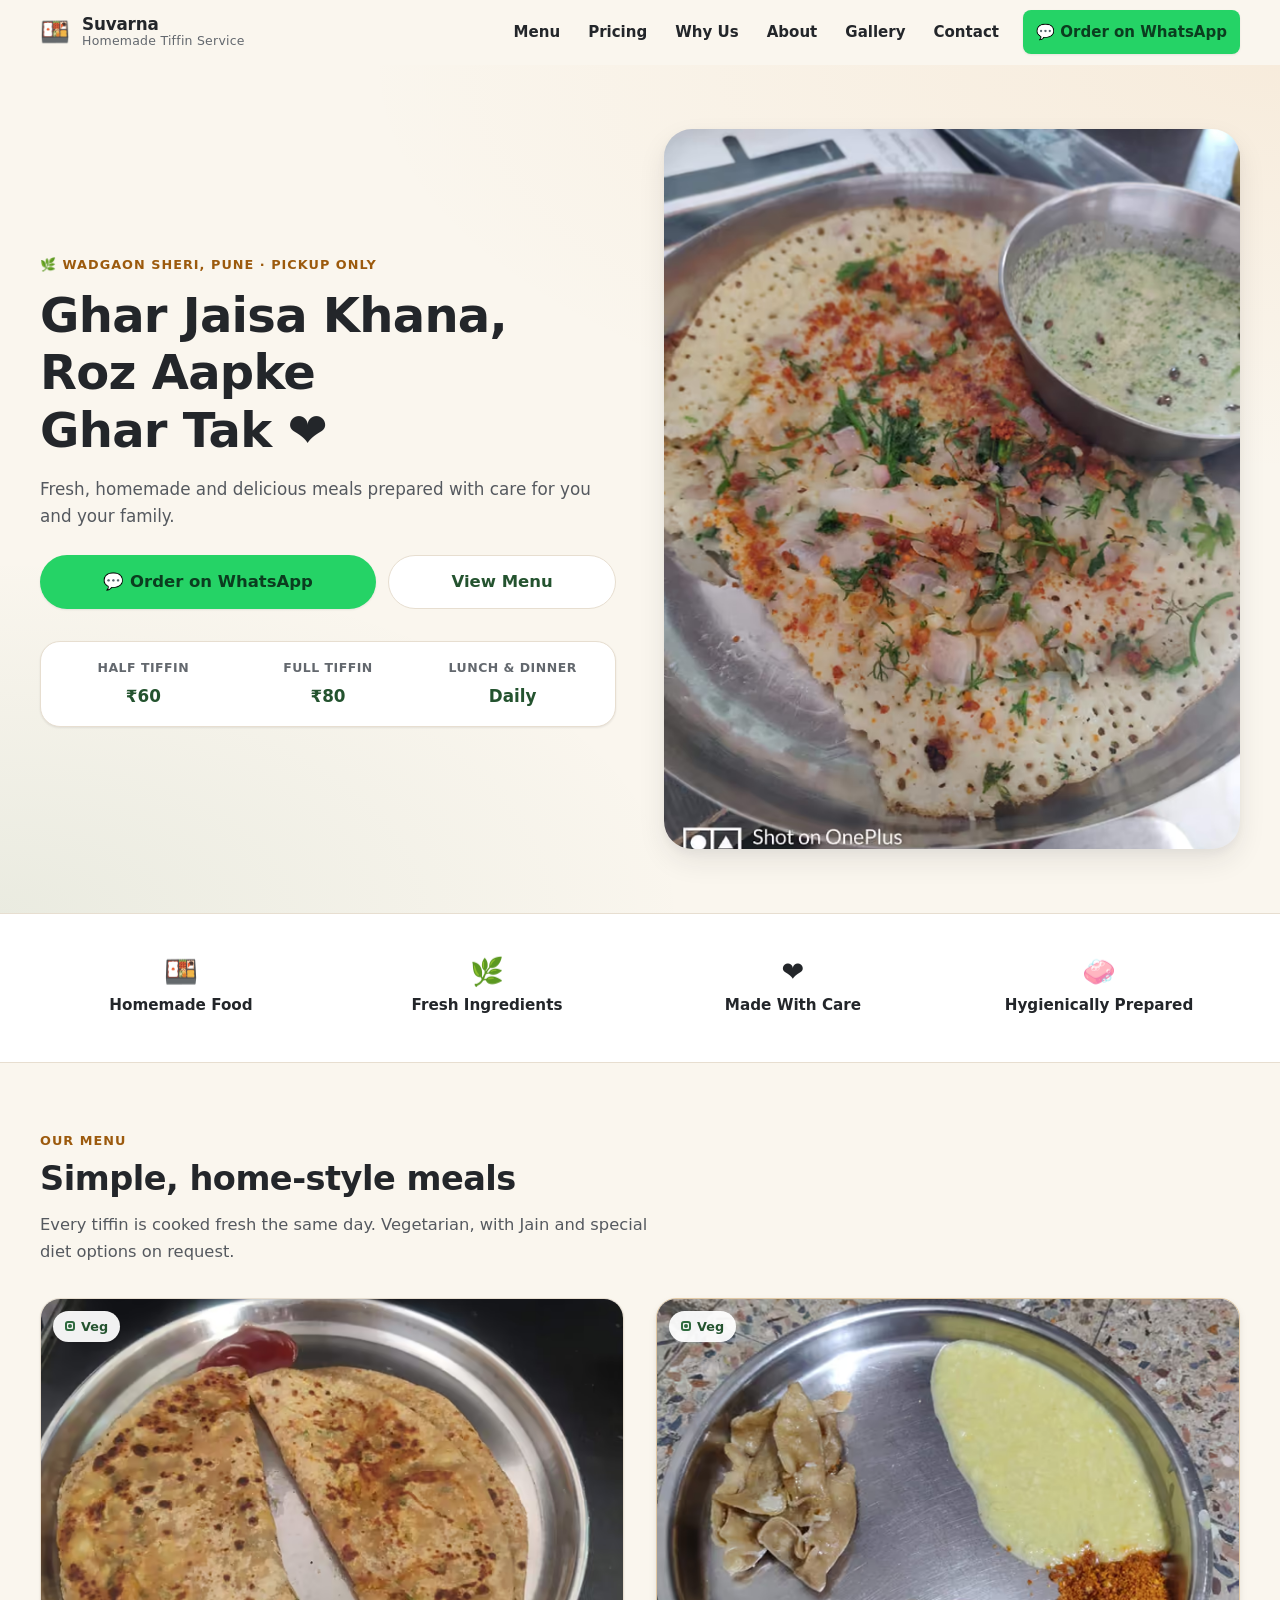
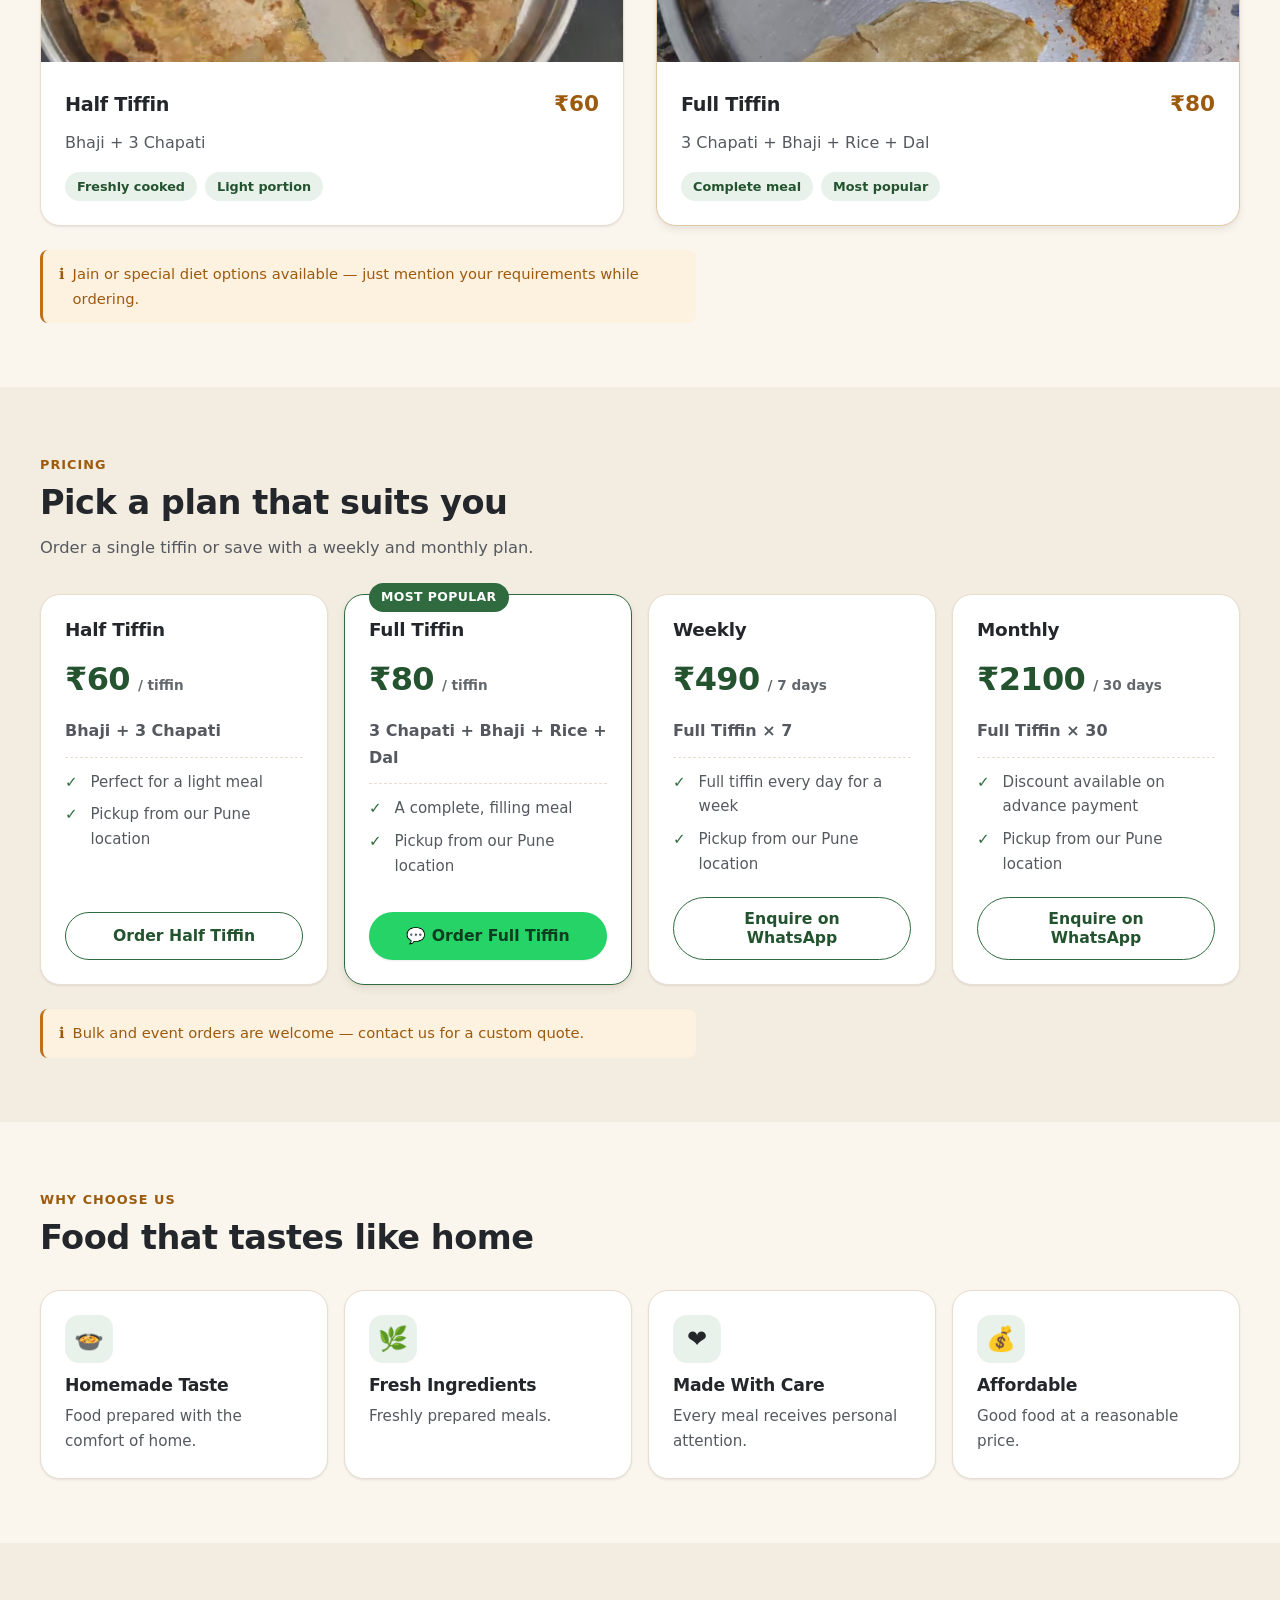
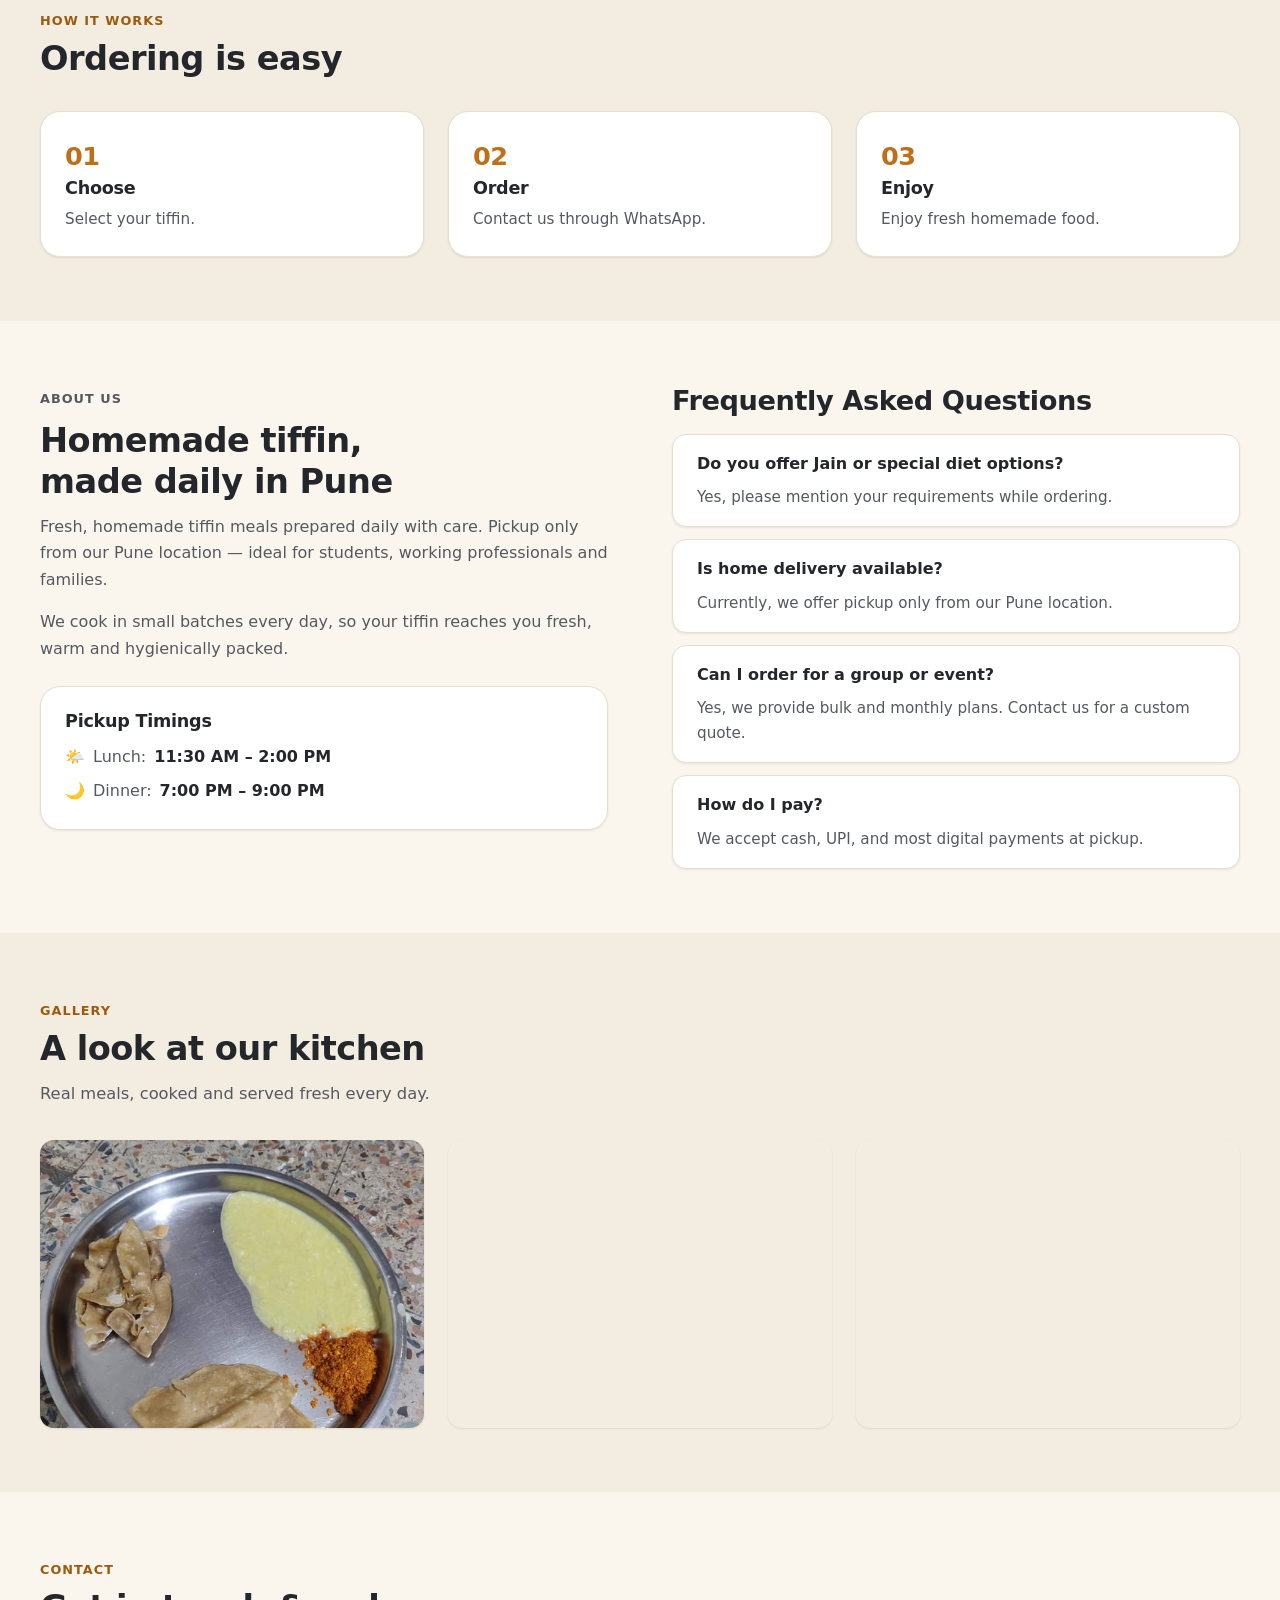
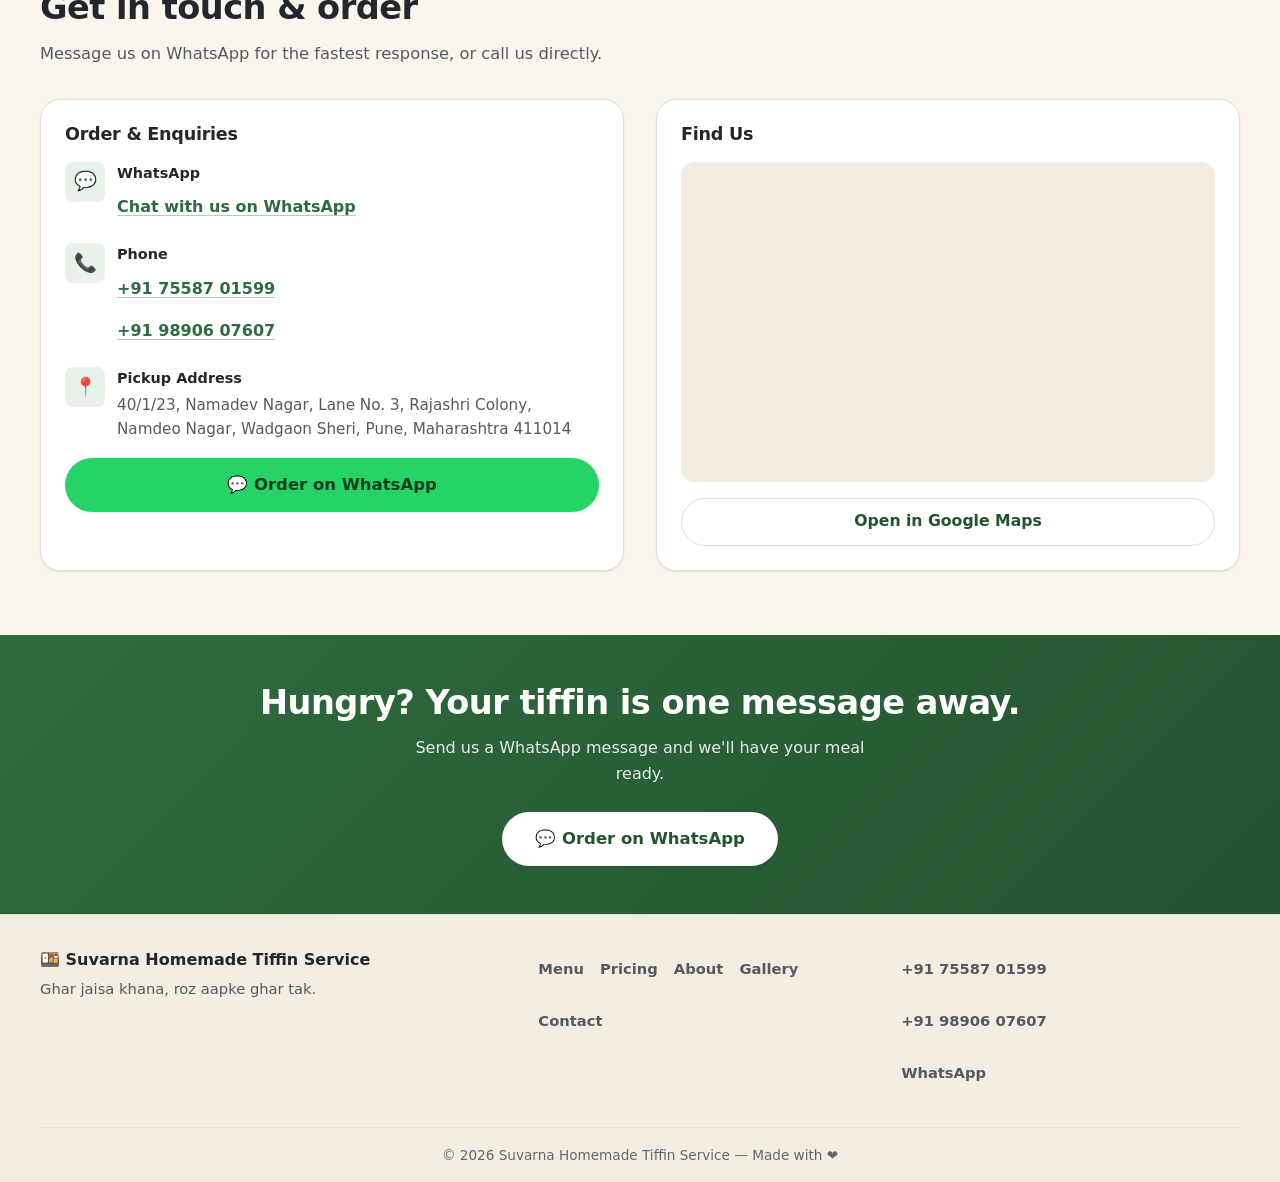
<file: index.html>
<!DOCTYPE html>
<html lang="en">
  <head>
    <meta charset="UTF-8" />
    <meta name="viewport" content="width=device-width, initial-scale=1, viewport-fit=cover" />
    <title>Suvarna Homemade Tiffin Service | Ghar Jaisa Khana in Pune</title>
    <meta
      name="description"
      content="Fresh homemade tiffin in Wadgaon Sheri, Pune. Half Tiffin ₹60 (bhaji + 3 chapati) and Full Tiffin ₹80 (3 chapati + bhaji + rice + dal). Pickup only. Order on WhatsApp."
    />
    <meta name="theme-color" content="#faf6ee" />
    <link rel="canonical" href="https://pratikh.github.io/suvarna-homemade-tiffin-service/" />

    <!-- Open Graph / social sharing -->
    <meta property="og:type" content="website" />
    <meta property="og:site_name" content="Suvarna Homemade Tiffin Service" />
    <meta property="og:title" content="Suvarna Homemade Tiffin Service | Ghar Jaisa Khana" />
    <meta
      property="og:description"
      content="Fresh homemade vegetarian tiffin in Pune. Half ₹60 · Full ₹80. Pickup only. Order on WhatsApp."
    />
    <meta property="og:url" content="https://pratikh.github.io/suvarna-homemade-tiffin-service/" />
    <meta
      property="og:image"
      content="https://pratikh.github.io/suvarna-homemade-tiffin-service/images/opt/tiffin2-1200.jpg"
    />
    <meta property="og:image:width" content="1200" />
    <meta property="og:image:height" content="1600" />
    <meta property="og:image:alt" content="Homemade uttapam served with coconut chutney on a steel plate" />
    <meta property="og:locale" content="en_IN" />
    <meta name="twitter:card" content="summary_large_image" />

    <!-- Favicon: inline SVG, zero extra requests -->
    <link
      rel="icon"
      href="data:image/svg+xml,%3Csvg xmlns='http://www.w3.org/2000/svg' viewBox='0 0 100 100'%3E%3Crect width='100' height='100' rx='22' fill='%232f6b3f'/%3E%3Ctext y='.9em' x='50' font-size='62' text-anchor='middle'%3E%F0%9F%8D%B1%3C/text%3E%3C/svg%3E"
    />

    <!-- Self-hosted system-font stack; no web-font request on the critical path -->
    <link rel="stylesheet" href="css/styles.css" />

    <script type="application/ld+json">
      {
        "@context": "https://schema.org",
        "@type": "FoodEstablishment",
        "name": "Suvarna Homemade Tiffin Service",
        "description": "Fresh, homemade vegetarian tiffin meals prepared daily. Pickup only from Wadgaon Sheri, Pune.",
        "url": "https://pratikh.github.io/suvarna-homemade-tiffin-service/",
        "telephone": "+91-7558701599",
        "servesCuisine": "Indian",
        "priceRange": "₹60–₹80",
        "address": {
          "@type": "PostalAddress",
          "streetAddress": "40/1/23, Namadev Nagar, Lane No. 3, Rajashri Colony, Namdeo Nagar, Wadgaon Sheri",
          "addressLocality": "Pune",
          "addressRegion": "Maharashtra",
          "postalCode": "411014",
          "addressCountry": "IN"
        },
        "geo": { "@type": "GeoCoordinates", "latitude": 18.5509938, "longitude": 73.9233879 },
        "openingHoursSpecification": [
          {
            "@type": "OpeningHoursSpecification",
            "dayOfWeek": ["Monday","Tuesday","Wednesday","Thursday","Friday","Saturday","Sunday"],
            "opens": "11:30",
            "closes": "14:00"
          },
          {
            "@type": "OpeningHoursSpecification",
            "dayOfWeek": ["Monday","Tuesday","Wednesday","Thursday","Friday","Saturday","Sunday"],
            "opens": "19:00",
            "closes": "21:00"
          }
        ],
        "hasMenu": {
          "@type": "Menu",
          "name": "Tiffin Menu",
          "hasMenuSection": {
            "@type": "MenuSection",
            "name": "Tiffin",
            "hasMenuItem": [
              {
                "@type": "MenuItem",
                "name": "Half Tiffin",
                "description": "Bhaji + 3 Chapati",
                "offers": { "@type": "Offer", "price": "60", "priceCurrency": "INR" }
              },
              {
                "@type": "MenuItem",
                "name": "Full Tiffin",
                "description": "3 Chapati + Bhaji + Rice + Dal",
                "offers": { "@type": "Offer", "price": "80", "priceCurrency": "INR" }
              }
            ]
          }
        }
      }
    </script>
  </head>

  <body>
    <a class="skip-link" href="#main">Skip to main content</a>

    <!-- ============ HEADER / NAV ============ -->
    <header class="site-header" id="top">
      <div class="container header-inner">
        <a class="brand" href="#top" aria-label="Suvarna Homemade Tiffin Service — home">
          <span class="brand-mark" aria-hidden="true">🍱</span>
          <span class="brand-text">
            <strong>Suvarna</strong>
            <small>Homemade Tiffin Service</small>
          </span>
        </a>

        <button
          class="nav-toggle"
          id="navToggle"
          type="button"
          aria-expanded="false"
          aria-controls="primaryNav"
          aria-label="Open navigation menu"
        >
          <span class="nav-toggle-bars" aria-hidden="true"></span>
        </button>

        <nav class="primary-nav" id="primaryNav" aria-label="Main navigation">
          <ul>
            <li><a href="#menu">Menu</a></li>
            <li><a href="#pricing">Pricing</a></li>
            <li><a href="#why-us">Why Us</a></li>
            <li><a href="#about">About</a></li>
            <li><a href="#gallery">Gallery</a></li>
            <li><a href="#contact">Contact</a></li>
            <li>
              <a
                class="btn btn-whatsapp btn-sm"
                href="https://wa.me/919890607607?text=Hi%20Suvarna%20Tiffin%20Service%2C%20I%20want%20to%20order%20a%20tiffin"
                target="_blank"
                rel="noopener"
                >💬 Order on WhatsApp</a
              >
            </li>
          </ul>
        </nav>
      </div>
    </header>

    <main id="main">
      <!-- ============ HERO ============ -->
      <section class="hero" aria-labelledby="hero-title">
        <div class="container hero-inner">
          <div class="hero-copy">
            <p class="eyebrow">
              <span aria-hidden="true">🌿</span> Wadgaon Sheri, Pune · Pickup Only
            </p>
            <h1 id="hero-title">
              <span class="hero-line">Ghar Jaisa Khana,</span>
              <span class="hero-line">Roz Aapke Ghar Tak <span aria-hidden="true">❤️</span></span>
            </h1>
            <p class="hero-sub">
              Fresh, homemade and delicious meals prepared with care for you and your family.
            </p>

            <div class="hero-actions">
              <a
                class="btn btn-whatsapp btn-lg"
                href="https://wa.me/919890607607?text=Hi%20Suvarna%20Tiffin%20Service%2C%20I%20want%20to%20order%20a%20tiffin"
                target="_blank"
                rel="noopener"
                >💬 Order on WhatsApp</a
              >
              <a class="btn btn-ghost btn-lg" href="#menu">View Menu</a>
            </div>

            <dl class="hero-stats">
              <div>
                <dt>Half Tiffin</dt>
                <dd>₹60</dd>
              </div>
              <div>
                <dt>Full Tiffin</dt>
                <dd>₹80</dd>
              </div>
              <div>
                <dt>Lunch &amp; Dinner</dt>
                <dd>Daily</dd>
              </div>
            </dl>
          </div>

          <div class="hero-media">
            <picture>
              <source
                type="image/avif"
                srcset="images/opt/tiffin2-640.avif 640w, images/opt/tiffin2-800.avif 800w, images/opt/tiffin2-1200.avif 1200w"
                sizes="(min-width: 1024px) 46vw, 92vw"
              />
              <source
                type="image/webp"
                srcset="images/opt/tiffin2-640.webp 640w, images/opt/tiffin2-800.webp 800w, images/opt/tiffin2-1200.webp 1200w"
                sizes="(min-width: 1024px) 46vw, 92vw"
              />
              <img
                src="images/opt/tiffin2-800.jpg"
                srcset="images/opt/tiffin2-640.jpg 640w, images/opt/tiffin2-800.jpg 800w, images/opt/tiffin2-1200.jpg 1200w"
                sizes="(min-width: 1024px) 46vw, 92vw"
                alt="Freshly made homemade uttapam served with coconut chutney on a steel plate"
                width="800"
                height="1067"
                fetchpriority="high"
                decoding="async"
              />
            </picture>
          </div>
        </div>
      </section>

      <!-- ============ TRUST HIGHLIGHTS ============ -->
      <section class="trust" aria-label="What makes our tiffin special">
        <div class="container">
          <ul class="trust-grid">
            <li>
              <span class="trust-icon" aria-hidden="true">🍱</span>
              <span class="trust-label">Homemade Food</span>
            </li>
            <li>
              <span class="trust-icon" aria-hidden="true">🌿</span>
              <span class="trust-label">Fresh Ingredients</span>
            </li>
            <li>
              <span class="trust-icon" aria-hidden="true">❤️</span>
              <span class="trust-label">Made With Care</span>
            </li>
            <li>
              <span class="trust-icon" aria-hidden="true">🧼</span>
              <span class="trust-label">Hygienically Prepared</span>
            </li>
          </ul>
        </div>
      </section>

      <!-- ============ MENU ============ -->
      <section class="section" id="menu" aria-labelledby="menu-title">
        <div class="container">
          <header class="section-head">
            <p class="eyebrow">Our Menu</p>
            <h2 id="menu-title">Simple, home-style meals</h2>
            <p class="section-sub">
              Every tiffin is cooked fresh the same day. Vegetarian, with Jain and special diet
              options on request.
            </p>
          </header>

          <div class="menu-grid">
            <article class="menu-card">
              <div class="menu-card-media">
                <picture>
                  <source
                    type="image/avif"
                    srcset="images/opt/tiffin3-400.avif 400w, images/opt/tiffin3-640.avif 640w"
                    sizes="(min-width: 768px) 42vw, 92vw"
                  />
                  <source
                    type="image/webp"
                    srcset="images/opt/tiffin3-400.webp 400w, images/opt/tiffin3-640.webp 640w"
                    sizes="(min-width: 768px) 42vw, 92vw"
                  />
                  <img
                    src="images/opt/tiffin3-400.jpg"
                    srcset="images/opt/tiffin3-400.jpg 400w, images/opt/tiffin3-640.jpg 640w"
                    sizes="(min-width: 768px) 42vw, 92vw"
                    alt="Two stuffed parathas served hot on a steel plate with tomato ketchup"
                    width="400"
                    height="533"
                    loading="lazy"
                    decoding="async"
                  />
                </picture>
                <span class="veg-badge" title="Vegetarian">
                  <span class="veg-dot" aria-hidden="true"></span> Veg
                </span>
              </div>
              <div class="menu-card-body">
                <div class="menu-card-top">
                  <h3>Half Tiffin</h3>
                  <p class="price">₹60</p>
                </div>
                <p class="menu-desc">Bhaji + 3 Chapati</p>
                <ul class="menu-tags">
                  <li>Freshly cooked</li>
                  <li>Light portion</li>
                </ul>
              </div>
            </article>

            <article class="menu-card menu-card--featured">
              <div class="menu-card-media">
                <picture>
                  <source
                    type="image/avif"
                    srcset="images/opt/tiffin1-400.avif 400w, images/opt/tiffin1-640.avif 640w"
                    sizes="(min-width: 768px) 42vw, 92vw"
                  />
                  <source
                    type="image/webp"
                    srcset="images/opt/tiffin1-400.webp 400w, images/opt/tiffin1-640.webp 640w"
                    sizes="(min-width: 768px) 42vw, 92vw"
                  />
                  <img
                    src="images/opt/tiffin1-400.jpg"
                    srcset="images/opt/tiffin1-400.jpg 400w, images/opt/tiffin1-640.jpg 640w"
                    sizes="(min-width: 768px) 42vw, 92vw"
                    alt="Homemade chapati, bhaji and chutney served on a steel thali"
                    width="400"
                    height="533"
                    loading="lazy"
                    decoding="async"
                  />
                </picture>
                <span class="veg-badge" title="Vegetarian">
                  <span class="veg-dot" aria-hidden="true"></span> Veg
                </span>
              </div>
              <div class="menu-card-body">
                <div class="menu-card-top">
                  <h3>Full Tiffin</h3>
                  <p class="price">₹80</p>
                </div>
                <p class="menu-desc">3 Chapati + Bhaji + Rice + Dal</p>
                <ul class="menu-tags">
                  <li>Complete meal</li>
                  <li>Most popular</li>
                </ul>
              </div>
            </article>
          </div>

          <p class="note">
            <span aria-hidden="true">ℹ️</span> Jain or special diet options available — just mention
            your requirements while ordering.
          </p>
        </div>
      </section>

      <!-- ============ PRICING / PLANS ============ -->
      <section class="section section--alt" id="pricing" aria-labelledby="pricing-title">
        <div class="container">
          <header class="section-head">
            <p class="eyebrow">Pricing</p>
            <h2 id="pricing-title">Pick a plan that suits you</h2>
            <p class="section-sub">
              Order a single tiffin or save with a weekly and monthly plan.
            </p>
          </header>

          <div class="plan-grid">
            <article class="plan-card">
              <h3>Half Tiffin</h3>
              <p class="plan-price"><span>₹60</span> <small>/ tiffin</small></p>
              <p class="plan-desc">Bhaji + 3 Chapati</p>
              <ul class="plan-list">
                <li>Perfect for a light meal</li>
                <li>Pickup from our Pune location</li>
              </ul>
              <a
                class="btn btn-outline btn-block"
                href="https://wa.me/919890607607?text=Hi%20Suvarna%20Tiffin%20Service%2C%20I%20want%20to%20order%20a%20Half%20Tiffin"
                target="_blank"
                rel="noopener"
                >Order Half Tiffin</a
              >
            </article>

            <article class="plan-card plan-card--featured">
              <p class="plan-flag">Most popular</p>
              <h3>Full Tiffin</h3>
              <p class="plan-price"><span>₹80</span> <small>/ tiffin</small></p>
              <p class="plan-desc">3 Chapati + Bhaji + Rice + Dal</p>
              <ul class="plan-list">
                <li>A complete, filling meal</li>
                <li>Pickup from our Pune location</li>
              </ul>
              <a
                class="btn btn-whatsapp btn-block"
                href="https://wa.me/919890607607?text=Hi%20Suvarna%20Tiffin%20Service%2C%20I%20want%20to%20order%20a%20Full%20Tiffin"
                target="_blank"
                rel="noopener"
                >💬 Order Full Tiffin</a
              >
            </article>

            <article class="plan-card">
              <h3>Weekly</h3>
              <p class="plan-price"><span>₹490</span> <small>/ 7 days</small></p>
              <p class="plan-desc">Full Tiffin × 7</p>
              <ul class="plan-list">
                <li>Full tiffin every day for a week</li>
                <li>Pickup from our Pune location</li>
              </ul>
              <a
                class="btn btn-outline btn-block"
                href="https://wa.me/919890607607?text=Hi%20Suvarna%20Tiffin%20Service%2C%20I%20want%20to%20know%20about%20the%20weekly%20plan"
                target="_blank"
                rel="noopener"
                >Enquire on WhatsApp</a
              >
            </article>

            <article class="plan-card">
              <h3>Monthly</h3>
              <p class="plan-price"><span>₹2100</span> <small>/ 30 days</small></p>
              <p class="plan-desc">Full Tiffin × 30</p>
              <ul class="plan-list">
                <li>Discount available on advance payment</li>
                <li>Pickup from our Pune location</li>
              </ul>
              <a
                class="btn btn-outline btn-block"
                href="https://wa.me/919890607607?text=Hi%20Suvarna%20Tiffin%20Service%2C%20I%20want%20to%20know%20about%20the%20monthly%20plan"
                target="_blank"
                rel="noopener"
                >Enquire on WhatsApp</a
              >
            </article>
          </div>

          <p class="note">
            <span aria-hidden="true">ℹ️</span> Bulk and event orders are welcome — contact us for a
            custom quote.
          </p>
        </div>
      </section>

      <!-- ============ WHY CHOOSE US ============ -->
      <section class="section" id="why-us" aria-labelledby="why-title">
        <div class="container">
          <header class="section-head">
            <p class="eyebrow">Why Choose Us</p>
            <h2 id="why-title">Food that tastes like home</h2>
          </header>

          <ul class="feature-grid">
            <li class="feature-card">
              <span class="feature-icon" aria-hidden="true">🍲</span>
              <h3>Homemade Taste</h3>
              <p>Food prepared with the comfort of home.</p>
            </li>
            <li class="feature-card">
              <span class="feature-icon" aria-hidden="true">🌿</span>
              <h3>Fresh Ingredients</h3>
              <p>Freshly prepared meals.</p>
            </li>
            <li class="feature-card">
              <span class="feature-icon" aria-hidden="true">❤️</span>
              <h3>Made With Care</h3>
              <p>Every meal receives personal attention.</p>
            </li>
            <li class="feature-card">
              <span class="feature-icon" aria-hidden="true">💰</span>
              <h3>Affordable</h3>
              <p>Good food at a reasonable price.</p>
            </li>
          </ul>
        </div>
      </section>

      <!-- ============ HOW IT WORKS ============ -->
      <section class="section section--alt" id="how-it-works" aria-labelledby="how-title">
        <div class="container">
          <header class="section-head">
            <p class="eyebrow">How It Works</p>
            <h2 id="how-title">Ordering is easy</h2>
          </header>

          <ol class="steps">
            <li class="step">
              <span class="step-num" aria-hidden="true">01</span>
              <h3>Choose</h3>
              <p>Select your tiffin.</p>
            </li>
            <li class="step">
              <span class="step-num" aria-hidden="true">02</span>
              <h3>Order</h3>
              <p>Contact us through WhatsApp.</p>
            </li>
            <li class="step">
              <span class="step-num" aria-hidden="true">03</span>
              <h3>Enjoy</h3>
              <p>Enjoy fresh homemade food.</p>
            </li>
          </ol>
        </div>
      </section>

      <!-- ============ ABOUT + TIMINGS ============ -->
      <section class="section" id="about" aria-labelledby="about-title">
        <div class="container about-grid">
          <div class="about-copy">
            <p class="eyebrow">About Us</p>
            <h2 id="about-title">Homemade tiffin, made daily in Pune</h2>
            <p>
              Fresh, homemade tiffin meals prepared daily with care. Pickup only from our Pune
              location — ideal for students, working professionals and families.
            </p>
            <p>
              We cook in small batches every day, so your tiffin reaches you fresh, warm and
              hygienically packed.
            </p>

            <div class="about-timings">
              <h3>Pickup Timings</h3>
              <ul class="timing-list">
                <li><span aria-hidden="true">🌤️</span> Lunch: <b>11:30 AM – 2:00 PM</b></li>
                <li><span aria-hidden="true">🌙</span> Dinner: <b>7:00 PM – 9:00 PM</b></li>
              </ul>
            </div>
          </div>

          <div class="faq-block">
            <h2 id="faq-title">Frequently Asked Questions</h2>
            <dl class="faq-list">
              <div class="faq-item">
                <dt>Do you offer Jain or special diet options?</dt>
                <dd>Yes, please mention your requirements while ordering.</dd>
              </div>
              <div class="faq-item">
                <dt>Is home delivery available?</dt>
                <dd>Currently, we offer pickup only from our Pune location.</dd>
              </div>
              <div class="faq-item">
                <dt>Can I order for a group or event?</dt>
                <dd>
                  Yes, we provide bulk and monthly plans. Contact us for a custom quote.
                </dd>
              </div>
              <div class="faq-item">
                <dt>How do I pay?</dt>
                <dd>We accept cash, UPI, and most digital payments at pickup.</dd>
              </div>
            </dl>
          </div>
        </div>
      </section>

      <!-- ============ GALLERY ============ -->
      <section class="section section--alt" id="gallery" aria-labelledby="gallery-title">
        <div class="container">
          <header class="section-head">
            <p class="eyebrow">Gallery</p>
            <h2 id="gallery-title">A look at our kitchen</h2>
            <p class="section-sub">Real meals, cooked and served fresh every day.</p>
          </header>

          <ul class="gallery-grid">
            <li>
              <figure>
                <picture>
                  <source
                    type="image/avif"
                    srcset="images/opt/tiffin1-400.avif 400w, images/opt/tiffin1-640.avif 640w"
                    sizes="(min-width: 1024px) 30vw, (min-width: 768px) 45vw, 92vw"
                  />
                  <source
                    type="image/webp"
                    srcset="images/opt/tiffin1-400.webp 400w, images/opt/tiffin1-640.webp 640w"
                    sizes="(min-width: 1024px) 30vw, (min-width: 768px) 45vw, 92vw"
                  />
                  <img
                    src="images/opt/tiffin1-400.jpg"
                    srcset="images/opt/tiffin1-400.jpg 400w, images/opt/tiffin1-640.jpg 640w"
                    sizes="(min-width: 1024px) 30vw, (min-width: 768px) 45vw, 92vw"
                    alt="Homemade chapati, bhaji and chutney served on a steel thali"
                    width="400"
                    height="533"
                    loading="lazy"
                    decoding="async"
                  />
                </picture>
              </figure>
            </li>
            <li>
              <figure>
                <picture>
                  <source
                    type="image/avif"
                    srcset="images/opt/tiffin2-400.avif 400w, images/opt/tiffin2-640.avif 640w"
                    sizes="(min-width: 1024px) 30vw, (min-width: 768px) 45vw, 92vw"
                  />
                  <source
                    type="image/webp"
                    srcset="images/opt/tiffin2-400.webp 400w, images/opt/tiffin2-640.webp 640w"
                    sizes="(min-width: 1024px) 30vw, (min-width: 768px) 45vw, 92vw"
                  />
                  <img
                    src="images/opt/tiffin2-400.jpg"
                    srcset="images/opt/tiffin2-400.jpg 400w, images/opt/tiffin2-640.jpg 640w"
                    sizes="(min-width: 1024px) 30vw, (min-width: 768px) 45vw, 92vw"
                    alt="Fresh homemade uttapam topped with onion and coriander, with coconut chutney"
                    width="400"
                    height="533"
                    loading="lazy"
                    decoding="async"
                  />
                </picture>
              </figure>
            </li>
            <li>
              <figure>
                <picture>
                  <source
                    type="image/avif"
                    srcset="images/opt/tiffin3-400.avif 400w, images/opt/tiffin3-640.avif 640w"
                    sizes="(min-width: 1024px) 30vw, (min-width: 768px) 45vw, 92vw"
                  />
                  <source
                    type="image/webp"
                    srcset="images/opt/tiffin3-400.webp 400w, images/opt/tiffin3-640.webp 640w"
                    sizes="(min-width: 1024px) 30vw, (min-width: 768px) 45vw, 92vw"
                  />
                  <img
                    src="images/opt/tiffin3-400.jpg"
                    srcset="images/opt/tiffin3-400.jpg 400w, images/opt/tiffin3-640.jpg 640w"
                    sizes="(min-width: 1024px) 30vw, (min-width: 768px) 45vw, 92vw"
                    alt="Two stuffed parathas served hot on a steel plate with tomato ketchup"
                    width="400"
                    height="533"
                    loading="lazy"
                    decoding="async"
                  />
                </picture>
              </figure>
            </li>
          </ul>
        </div>
      </section>

      <!-- ============ CONTACT ============ -->
      <section class="section" id="contact" aria-labelledby="contact-title">
        <div class="container">
          <header class="section-head">
            <p class="eyebrow">Contact</p>
            <h2 id="contact-title">Get in touch &amp; order</h2>
            <p class="section-sub">
              Message us on WhatsApp for the fastest response, or call us directly.
            </p>
          </header>

          <div class="contact-grid">
            <div class="contact-card">
              <h3>Order &amp; Enquiries</h3>

              <ul class="contact-list">
                <li>
                  <span class="contact-icon" aria-hidden="true">💬</span>
                  <div class="contact-detail">
                    <strong>WhatsApp</strong>
                    <a
                      href="https://wa.me/919890607607?text=Hi%20Suvarna%20Tiffin%20Service%2C%20I%20want%20to%20order%20a%20tiffin"
                      target="_blank"
                      rel="noopener"
                      >Chat with us on WhatsApp</a
                    >
                  </div>
                </li>
                <li>
                  <span class="contact-icon" aria-hidden="true">📞</span>
                  <div class="contact-detail">
                    <strong>Phone</strong>
                    <a href="tel:+917558701599">+91 75587 01599</a>
                    <a href="tel:+919890607607">+91 98906 07607</a>
                  </div>
                </li>
                <li>
                  <span class="contact-icon" aria-hidden="true">📍</span>
                  <div class="contact-detail">
                    <strong>Pickup Address</strong>
                    <address>
                      40/1/23, Namadev Nagar, Lane No. 3, Rajashri Colony, Namdeo Nagar, Wadgaon
                      Sheri, Pune, Maharashtra 411014
                    </address>
                  </div>
                </li>
              </ul>

              <a
                class="btn btn-whatsapp btn-block btn-lg"
                href="https://wa.me/919890607607?text=Hi%20Suvarna%20Tiffin%20Service%2C%20I%20want%20to%20order%20a%20tiffin"
                target="_blank"
                rel="noopener"
                >💬 Order on WhatsApp</a
              >
            </div>

            <div class="contact-card contact-card--map">
              <h3>Find Us</h3>
              <div class="map-wrap">
                <iframe
                  src="https://www.google.com/maps?q=18.5509938,73.9233879&amp;z=16&amp;output=embed"
                  title="Map showing the pickup location of Suvarna Homemade Tiffin Service in Wadgaon Sheri, Pune"
                  loading="lazy"
                  referrerpolicy="no-referrer-when-downgrade"
                  allowfullscreen
                ></iframe>
              </div>
              <a
                class="btn btn-ghost btn-block"
                href="https://www.google.com/maps/search/?api=1&amp;query=18.5509938,73.9233879"
                target="_blank"
                rel="noopener"
                >Open in Google Maps</a
              >
            </div>
          </div>
        </div>
      </section>

      <!-- ============ FINAL CTA ============ -->
      <section class="cta-band" aria-labelledby="cta-title">
        <div class="container cta-inner">
          <h2 id="cta-title">Hungry? Your tiffin is one message away.</h2>
          <p>Send us a WhatsApp message and we'll have your meal ready.</p>
          <a
            class="btn btn-whatsapp btn-lg"
            href="https://wa.me/919890607607?text=Hi%20Suvarna%20Tiffin%20Service%2C%20I%20want%20to%20order%20a%20tiffin"
            target="_blank"
            rel="noopener"
            >💬 Order on WhatsApp</a
          >
        </div>
      </section>
    </main>

    <!-- ============ FOOTER ============ -->
    <footer class="site-footer">
      <div class="container footer-inner">
        <div class="footer-brand">
          <p class="footer-title">
            <span aria-hidden="true">🍱</span> Suvarna Homemade Tiffin Service
          </p>
          <p class="footer-note">Ghar jaisa khana, roz aapke ghar tak.</p>
        </div>

        <nav class="footer-nav" aria-label="Footer navigation">
          <ul>
            <li><a href="#menu">Menu</a></li>
            <li><a href="#pricing">Pricing</a></li>
            <li><a href="#about">About</a></li>
            <li><a href="#gallery">Gallery</a></li>
            <li><a href="#contact">Contact</a></li>
          </ul>
        </nav>

        <div class="footer-contact">
          <a href="tel:+917558701599">+91 75587 01599</a>
          <a href="tel:+919890607607">+91 98906 07607</a>
          <a
            href="https://wa.me/919890607607?text=Hi%20Suvarna%20Tiffin%20Service%2C%20I%20want%20to%20order%20a%20tiffin"
            target="_blank"
            rel="noopener"
            >WhatsApp</a
          >
        </div>
      </div>

      <div class="container footer-bottom">
        <p>© 2026 Suvarna Homemade Tiffin Service — Made with ❤️</p>
      </div>
    </footer>

    <!-- Sticky mobile WhatsApp CTA -->
    <aside class="mobile-cta" id="mobileCta" aria-label="Order on WhatsApp">
      <a
        class="btn btn-whatsapp btn-block"
        href="https://wa.me/919890607607?text=Hi%20Suvarna%20Tiffin%20Service%2C%20I%20want%20to%20order%20a%20tiffin"
        target="_blank"
        rel="noopener"
      >
        <span aria-hidden="true">💬</span> Order on WhatsApp
      </a>
    </aside>

    <script src="js/main.js" defer></script>
  </body>
</html>
</file>
<file: css/styles.css>
/* ==========================================================================
   Suvarna Homemade Tiffin Service — stylesheet
   Mobile-first. No frameworks, no build step, no external requests.
   Breakpoints: 0–767 mobile · 768–1023 tablet · 1024+ desktop
   ========================================================================== */

/* ---------- Design tokens ---------- */
:root {
  /* Warm, natural palette */
  --cream: #faf6ee;
  --cream-deep: #f3ece0;
  --surface: #ffffff;
  --surface-soft: #fffdf9;

  --green: #2f6b3f;
  --green-dark: #24532f;
  --green-soft: #e8f2ea;

  --saffron: #bd7018;
  --saffron-dark: #9c5a0d;
  --saffron-soft: #fdf1e0;

  --ink: #23262a;
  --ink-soft: #55595f;
  --ink-muted: #63686e;
  --line: #e7ded0;

  --wa: #25d366;
  --wa-dark: #1da851;

  /* Spacing scale */
  --sp-1: 0.25rem;
  --sp-2: 0.5rem;
  --sp-3: 0.75rem;
  --sp-4: 1rem;
  --sp-5: 1.5rem;
  --sp-6: 2rem;
  --sp-7: 3rem;
  --sp-8: 4rem;

  /* Radii */
  --r-sm: 8px;
  --r-md: 14px;
  --r-lg: 20px;
  --r-xl: 28px;
  --r-pill: 999px;

  /* Soft, low-cost shadows */
  --shadow-sm: 0 1px 2px rgba(35, 38, 42, 0.05), 0 1px 3px rgba(35, 38, 42, 0.04);
  --shadow-md: 0 4px 10px rgba(35, 38, 42, 0.06), 0 2px 4px rgba(35, 38, 42, 0.04);
  --shadow-lg: 0 12px 28px rgba(35, 38, 42, 0.09), 0 4px 8px rgba(35, 38, 42, 0.04);

  --ring: 0 0 0 3px rgba(47, 107, 63, 0.35);

  --container: 1200px;
  --gutter: 16px;

  --t-fast: 140ms ease;
  --t-base: 220ms ease;

  /* Height reserved for the sticky mobile CTA */
  --mobile-cta-h: 0px;
}

@media (min-width: 768px) {
  :root {
    --gutter: 24px;
  }
}

@media (min-width: 1024px) {
  :root {
    --gutter: 32px;
  }
}

/* ---------- Reset & base ---------- */
*,
*::before,
*::after {
  box-sizing: border-box;
}

html {
  -webkit-text-size-adjust: 100%;
  scroll-behavior: smooth;
  /* Keeps anchored sections clear of the sticky header */
  scroll-padding-top: 80px;
}

body {
  margin: 0;
  background: var(--cream);
  color: var(--ink);
  font-family: Inter, system-ui, -apple-system, BlinkMacSystemFont, "Segoe UI", Roboto,
    "Helvetica Neue", Arial, sans-serif;
  font-size: 1rem;
  line-height: 1.65;
  -webkit-font-smoothing: antialiased;
  text-rendering: optimizeLegibility;
  overflow-x: hidden;
}

/* Reserve room so the sticky CTA never covers footer content */
body.has-mobile-cta {
  padding-bottom: calc(var(--mobile-cta-h) + env(safe-area-inset-bottom, 0px));
}

img,
picture,
svg,
iframe {
  max-width: 100%;
}

img {
  width: 100%;
  height: auto;
  display: block;
}

h1,
h2,
h3 {
  margin: 0 0 var(--sp-3);
  line-height: 1.2;
  letter-spacing: -0.015em;
  color: var(--ink);
  text-wrap: balance;
}

h1 {
  font-size: clamp(1.75rem, 1.2rem + 2.6vw, 3rem);
  font-weight: 800;
}

h2 {
  font-size: clamp(1.4rem, 1.1rem + 1.4vw, 2.1rem);
  font-weight: 750;
}

h3 {
  font-size: 1.1rem;
  font-weight: 700;
}

p {
  margin: 0 0 var(--sp-4);
}

p:last-child {
  margin-bottom: 0;
}

a {
  color: var(--green);
  text-decoration-color: rgba(47, 107, 63, 0.35);
  text-underline-offset: 3px;
}

a:hover {
  color: var(--green-dark);
}

ul,
ol {
  margin: 0;
  padding: 0;
  list-style: none;
}

address {
  font-style: normal;
}

:focus-visible {
  outline: 3px solid var(--green);
  outline-offset: 2px;
  border-radius: 4px;
}

/* Skip link for keyboard users */
.skip-link {
  position: absolute;
  left: var(--sp-4);
  top: -100px;
  z-index: 200;
  background: var(--green);
  color: #fff;
  padding: var(--sp-3) var(--sp-4);
  border-radius: var(--r-sm);
  font-weight: 600;
  text-decoration: none;
  transition: top var(--t-fast);
}

.skip-link:focus {
  top: var(--sp-4);
  color: #fff;
}

/* ---------- Layout helpers ---------- */
.container {
  width: min(100% - (var(--gutter) * 2), var(--container));
  margin-inline: auto;
}

.section {
  padding-block: var(--sp-7);
}

.section--alt {
  background: var(--cream-deep);
}

@media (min-width: 768px) {
  .section {
    padding-block: var(--sp-8);
  }
}

.section-head {
  max-width: 62ch;
  margin-bottom: var(--sp-6);
}

.section-head .eyebrow {
  margin-bottom: var(--sp-2);
}

.section-sub {
  color: var(--ink-soft);
  font-size: 1.02rem;
  margin: 0;
}

.eyebrow {
  display: inline-block;
  margin: 0 0 var(--sp-3);
  font-size: 0.8rem;
  font-weight: 700;
  letter-spacing: 0.08em;
  text-transform: uppercase;
  color: var(--saffron-dark);
}

.note {
  display: flex;
  gap: var(--sp-2);
  align-items: flex-start;
  margin: var(--sp-5) 0 0;
  padding: var(--sp-3) var(--sp-4);
  background: var(--saffron-soft);
  border-left: 3px solid var(--saffron);
  border-radius: var(--r-sm);
  color: var(--saffron-dark);
  font-size: 0.92rem;
  max-width: 70ch;
}

/* ---------- Buttons ---------- */
.btn {
  display: inline-flex;
  align-items: center;
  justify-content: center;
  gap: var(--sp-2);
  /* 48px tall keeps every target comfortably above the 44px minimum */
  min-height: 48px;
  padding: var(--sp-3) var(--sp-5);
  border: 1px solid transparent;
  border-radius: var(--r-pill);
  font: inherit;
  font-size: 0.98rem;
  font-weight: 700;
  line-height: 1.2;
  text-align: center;
  text-decoration: none;
  cursor: pointer;
  transition: background-color var(--t-fast), color var(--t-fast),
    border-color var(--t-fast), box-shadow var(--t-fast), transform var(--t-fast);
}

.btn:active {
  transform: translateY(1px);
}

.btn-whatsapp {
  background: var(--wa);
  color: #0b3d1f;
  box-shadow: var(--shadow-sm);
}

.btn-whatsapp:hover {
  background: var(--wa-dark);
  color: #fff;
}

.btn-primary {
  background: var(--green);
  color: #fff;
}

.btn-primary:hover {
  background: var(--green-dark);
  color: #fff;
}

.btn-ghost {
  background: var(--surface);
  color: var(--green-dark);
  border-color: var(--line);
}

.btn-ghost:hover {
  background: var(--green-soft);
  border-color: var(--green);
  color: var(--green-dark);
}

.btn-outline {
  background: transparent;
  color: var(--green-dark);
  border-color: var(--green);
}

.btn-outline:hover {
  background: var(--green);
  color: #fff;
}

.btn-sm {
  min-height: 44px;
  padding: var(--sp-2) var(--sp-4);
  font-size: 0.9rem;
}

.btn-lg {
  min-height: 54px;
  padding: var(--sp-4) var(--sp-6);
  font-size: 1.03rem;
}

.btn-block {
  display: flex;
  width: 100%;
}

/* ---------- Header / navigation ---------- */
.site-header {
  position: sticky;
  top: 0;
  z-index: 100;
  background: rgba(250, 246, 238, 0.92);
  border-bottom: 1px solid transparent;
  transition: border-color var(--t-base), box-shadow var(--t-base);
}

/* Backdrop blur only where it is cheap and the header is translucent */
@supports (backdrop-filter: blur(8px)) {
  .site-header {
    backdrop-filter: blur(10px);
  }
}

.site-header.is-stuck {
  border-bottom-color: var(--line);
  box-shadow: var(--shadow-sm);
}

.header-inner {
  display: flex;
  align-items: center;
  justify-content: space-between;
  gap: var(--sp-4);
  min-height: 64px;
  padding-block: var(--sp-2);
}

.brand {
  display: inline-flex;
  align-items: center;
  gap: var(--sp-3);
  text-decoration: none;
  color: var(--ink);
  min-height: 44px;
}

.brand:hover {
  color: var(--ink);
}

.brand-mark {
  font-size: 1.5rem;
  line-height: 1;
}

.brand-text {
  display: flex;
  flex-direction: column;
  line-height: 1.15;
}

.brand-text strong {
  font-size: 1.05rem;
  font-weight: 800;
  letter-spacing: -0.01em;
}

.brand-text small {
  font-size: 0.78rem;
  color: var(--ink-muted);
  letter-spacing: 0.02em;
}

/* Hamburger */
.nav-toggle {
  display: inline-flex;
  align-items: center;
  justify-content: center;
  width: 46px;
  height: 46px;
  padding: 0;
  background: var(--surface);
  border: 1px solid var(--line);
  border-radius: var(--r-md);
  cursor: pointer;
  transition: background-color var(--t-fast), border-color var(--t-fast);
}

.nav-toggle:hover {
  border-color: var(--green);
}

.nav-toggle-bars,
.nav-toggle-bars::before,
.nav-toggle-bars::after {
  display: block;
  width: 20px;
  height: 2px;
  border-radius: 2px;
  background: var(--ink);
  transition: transform var(--t-base), opacity var(--t-fast);
}

.nav-toggle-bars {
  position: relative;
}

.nav-toggle-bars::before,
.nav-toggle-bars::after {
  content: "";
  position: absolute;
  left: 0;
}

.nav-toggle-bars::before {
  top: -6px;
}

.nav-toggle-bars::after {
  top: 6px;
}

/* Hamburger becomes an X when open */
.nav-toggle[aria-expanded="true"] .nav-toggle-bars {
  transform: rotate(45deg);
}

.nav-toggle[aria-expanded="true"] .nav-toggle-bars::before {
  transform: rotate(-90deg) translateX(6px);
}

.nav-toggle[aria-expanded="true"] .nav-toggle-bars::after {
  opacity: 0;
}

/* Mobile nav panel */
.primary-nav {
  position: absolute;
  left: 0;
  right: 0;
  top: 100%;
  background: var(--surface);
  border-bottom: 1px solid var(--line);
  box-shadow: var(--shadow-lg);
  /* Collapsed by default; no JS needed to keep content hidden from AT */
  display: none;
  max-height: calc(100dvh - 64px);
  overflow-y: auto;
  overscroll-behavior: contain;
}

.primary-nav.is-open {
  display: block;
}

.primary-nav ul {
  display: flex;
  flex-direction: column;
  gap: var(--sp-1);
  padding: var(--sp-3) var(--gutter) var(--sp-5);
}

.primary-nav a {
  display: flex;
  align-items: center;
  min-height: 48px;
  padding: var(--sp-2) var(--sp-3);
  border-radius: var(--r-sm);
  color: var(--ink);
  font-weight: 600;
  text-decoration: none;
  transition: background-color var(--t-fast), color var(--t-fast);
}

.primary-nav a:hover {
  background: var(--green-soft);
  color: var(--green-dark);
}

.primary-nav .btn {
  margin-top: var(--sp-2);
  color: #0b3d1f;
}

.primary-nav .btn:hover {
  background: var(--wa-dark);
  color: #fff;
}

/* Tablet & desktop: horizontal nav, no hamburger */
@media (min-width: 768px) {
  .nav-toggle {
    display: none;
  }

  .primary-nav {
    position: static;
    display: block;
    background: none;
    border: 0;
    box-shadow: none;
    max-height: none;
    overflow: visible;
  }

  .primary-nav ul {
    flex-direction: row;
    align-items: center;
    gap: var(--sp-1);
    padding: 0;
  }

  .primary-nav a {
    min-height: 44px;
    padding: var(--sp-2) var(--sp-3);
    font-size: 0.94rem;
    font-weight: 600;
  }

  .primary-nav .btn {
    margin-top: 0;
    color: #0b3d1f;
    white-space: nowrap;
  }
}

/* Tablet is the tightest range for six links plus a CTA: tighten, then relax. */
@media (min-width: 768px) and (max-width: 1099px) {
  .primary-nav ul {
    gap: 2px;
  }

  .primary-nav a {
    padding-inline: var(--sp-2);
    font-size: 0.9rem;
  }

  .primary-nav .btn {
    margin-left: var(--sp-2);
    padding-inline: var(--sp-3);
    font-size: 0.85rem;
  }

  .brand-text small {
    display: none;
  }
}

@media (min-width: 1100px) {
  .primary-nav .btn {
    margin-left: var(--sp-2);
  }
}

/* ---------- Hero ---------- */
.hero {
  position: relative;
  padding-block: var(--sp-7) var(--sp-7);
  background:
    radial-gradient(120% 80% at 100% 0%, rgba(217, 131, 36, 0.09) 0%, transparent 60%),
    radial-gradient(90% 70% at 0% 100%, rgba(47, 107, 63, 0.08) 0%, transparent 60%),
    var(--cream);
  overflow: hidden;
}

.hero-inner {
  display: grid;
  gap: var(--sp-6);
}

.hero-copy h1 {
  margin-bottom: var(--sp-4);
}

/* On narrow phones each line sits on its own row; wider screens wrap naturally. */
.hero-line {
  display: block;
}

.hero-sub {
  font-size: 1.05rem;
  color: var(--ink-soft);
  max-width: 52ch;
  margin-bottom: var(--sp-5);
}

.hero-actions {
  display: flex;
  flex-wrap: wrap;
  gap: var(--sp-3);
  margin-bottom: var(--sp-6);
}

.hero-actions .btn {
  flex: 1 1 auto;
  min-width: 190px;
}

.hero-stats {
  display: grid;
  grid-template-columns: repeat(3, minmax(0, 1fr));
  gap: var(--sp-3);
  margin: 0;
  padding: var(--sp-4);
  background: var(--surface);
  border: 1px solid var(--line);
  border-radius: var(--r-lg);
  box-shadow: var(--shadow-sm);
}

.hero-stats > div {
  text-align: center;
}

.hero-stats dt {
  font-size: 0.78rem;
  font-weight: 600;
  color: var(--ink-muted);
  text-transform: uppercase;
  letter-spacing: 0.04em;
  margin-bottom: var(--sp-1);
}

.hero-stats dd {
  margin: 0;
  font-size: 1.05rem;
  font-weight: 800;
  color: var(--green-dark);
}

.hero-media {
  position: relative;
}

.hero-media img {
  border-radius: var(--r-xl);
  box-shadow: var(--shadow-lg);
  aspect-ratio: 4 / 3;
  object-fit: cover;
  /* Bias the crop up so the plate stays centred, not the floor. */
  object-position: center 42%;
  background: var(--cream-deep);
}

@media (min-width: 768px) {
  .hero-media img {
    aspect-ratio: 16 / 11;
  }
}

@media (min-width: 1024px) {
  .hero {
    padding-block: var(--sp-8);
  }

  .hero-inner {
    grid-template-columns: 1fr 1fr;
    align-items: center;
    gap: var(--sp-7);
  }

  .hero-media img {
    aspect-ratio: 4 / 5;
  }
}

/* ---------- Trust highlights ---------- */
.trust {
  padding-block: var(--sp-6);
  background: var(--surface);
  border-block: 1px solid var(--line);
}

.trust-grid {
  display: grid;
  grid-template-columns: repeat(2, minmax(0, 1fr));
  gap: var(--sp-4);
}

.trust-grid li {
  display: flex;
  flex-direction: column;
  align-items: center;
  gap: var(--sp-2);
  text-align: center;
  padding: var(--sp-3);
}

.trust-icon {
  font-size: 1.7rem;
  line-height: 1;
}

.trust-label {
  font-size: 0.87rem;
  font-weight: 700;
  color: var(--ink);
}

@media (min-width: 768px) {
  .trust-grid {
    grid-template-columns: repeat(4, minmax(0, 1fr));
    gap: var(--sp-5);
  }

  .trust-label {
    font-size: 0.95rem;
  }
}

/* ---------- Menu ---------- */
.menu-grid {
  display: grid;
  gap: var(--sp-5);
}

.menu-card {
  display: flex;
  flex-direction: column;
  background: var(--surface);
  border: 1px solid var(--line);
  border-radius: var(--r-lg);
  box-shadow: var(--shadow-sm);
  overflow: hidden;
  transition: box-shadow var(--t-base), transform var(--t-base);
}

.menu-card:hover {
  box-shadow: var(--shadow-lg);
  transform: translateY(-3px);
}

.menu-card--featured {
  border-color: #e2c9a4;
  box-shadow: var(--shadow-md);
}

.menu-card-media {
  position: relative;
  background: var(--cream-deep);
}

.menu-card-media img {
  aspect-ratio: 4 / 3;
  object-fit: cover;
}

.veg-badge {
  position: absolute;
  top: var(--sp-3);
  left: var(--sp-3);
  display: inline-flex;
  align-items: center;
  gap: 6px;
  padding: 5px var(--sp-3);
  background: rgba(255, 255, 255, 0.94);
  border-radius: var(--r-pill);
  font-size: 0.8rem;
  font-weight: 700;
  color: var(--green-dark);
  box-shadow: var(--shadow-sm);
}

/* Green dot alone would rely on colour, so the word "Veg" is always shown */
.veg-dot {
  width: 10px;
  height: 10px;
  border: 2px solid var(--green);
  border-radius: 3px;
  position: relative;
}

.veg-dot::after {
  content: "";
  position: absolute;
  inset: 1px;
  border-radius: 50%;
  background: var(--green);
}

.menu-card-body {
  display: flex;
  flex-direction: column;
  gap: var(--sp-2);
  padding: var(--sp-5);
  flex: 1;
}

.menu-card-top {
  display: flex;
  align-items: baseline;
  justify-content: space-between;
  gap: var(--sp-3);
}

.menu-card-top h3 {
  margin: 0;
  font-size: 1.2rem;
}

.price {
  margin: 0;
  font-size: 1.35rem;
  font-weight: 800;
  color: var(--saffron-dark);
  white-space: nowrap;
}

.menu-desc {
  margin: 0;
  color: var(--ink-soft);
}

.menu-tags {
  display: flex;
  flex-wrap: wrap;
  gap: var(--sp-2);
  margin-top: auto;
  padding-top: var(--sp-2);
}

.menu-tags li {
  padding: 4px var(--sp-3);
  background: var(--green-soft);
  color: var(--green-dark);
  border-radius: var(--r-pill);
  font-size: 0.8rem;
  font-weight: 600;
}

@media (min-width: 768px) {
  .menu-grid {
    grid-template-columns: repeat(2, minmax(0, 1fr));
    gap: var(--sp-6);
  }

  .menu-card-media img {
    aspect-ratio: 16 / 10;
  }
}

/* ---------- Pricing plans ---------- */
.plan-grid {
  display: grid;
  gap: var(--sp-5);
}

.plan-card {
  position: relative;
  display: flex;
  flex-direction: column;
  gap: var(--sp-3);
  padding: var(--sp-5);
  background: var(--surface);
  border: 1px solid var(--line);
  border-radius: var(--r-lg);
  box-shadow: var(--shadow-sm);
  transition: box-shadow var(--t-base), transform var(--t-base);
}

.plan-card:hover {
  box-shadow: var(--shadow-md);
  transform: translateY(-2px);
}

.plan-card--featured {
  border-color: var(--green);
  box-shadow: var(--shadow-md);
}

.plan-flag {
  position: absolute;
  top: calc(var(--sp-3) * -1);
  left: var(--sp-5);
  margin: 0;
  padding: 4px var(--sp-3);
  background: var(--green);
  color: #fff;
  border-radius: var(--r-pill);
  font-size: 0.78rem;
  font-weight: 700;
  letter-spacing: 0.03em;
  text-transform: uppercase;
}

.plan-card h3 {
  margin: 0;
  font-size: 1.15rem;
}

.plan-price {
  margin: 0;
  display: flex;
  align-items: baseline;
  gap: var(--sp-2);
}

.plan-price span {
  font-size: 2rem;
  font-weight: 800;
  color: var(--green-dark);
  letter-spacing: -0.02em;
}

.plan-price small {
  font-size: 0.85rem;
  color: var(--ink-muted);
  font-weight: 600;
}

.plan-desc {
  margin: 0;
  padding-bottom: var(--sp-3);
  border-bottom: 1px dashed var(--line);
  color: var(--ink-soft);
  font-weight: 600;
}

.plan-list {
  display: grid;
  gap: var(--sp-2);
  margin-bottom: var(--sp-2);
}

.plan-list li {
  position: relative;
  padding-left: 1.6rem;
  color: var(--ink-soft);
  font-size: 0.94rem;
}

.plan-list li::before {
  content: "✓";
  position: absolute;
  left: 0;
  top: 0;
  color: var(--green);
  font-weight: 800;
}

.plan-card .btn {
  margin-top: auto;
}

@media (min-width: 768px) {
  .plan-grid {
    grid-template-columns: repeat(2, minmax(0, 1fr));
  }
}

@media (min-width: 1024px) {
  .plan-grid {
    grid-template-columns: repeat(4, minmax(0, 1fr));
    gap: var(--sp-4);
  }
}

/* ---------- Why choose us ---------- */
.feature-grid {
  display: grid;
  gap: var(--sp-4);
}

.feature-card {
  padding: var(--sp-5);
  background: var(--surface);
  border: 1px solid var(--line);
  border-radius: var(--r-lg);
  box-shadow: var(--shadow-sm);
  transition: box-shadow var(--t-base), transform var(--t-base);
}

.feature-card:hover {
  box-shadow: var(--shadow-md);
  transform: translateY(-2px);
}

.feature-icon {
  display: inline-flex;
  align-items: center;
  justify-content: center;
  width: 48px;
  height: 48px;
  margin-bottom: var(--sp-3);
  background: var(--green-soft);
  border-radius: var(--r-md);
  font-size: 1.5rem;
  line-height: 1;
}

.feature-card h3 {
  margin-bottom: var(--sp-2);
  font-size: 1.08rem;
}

.feature-card p {
  margin: 0;
  color: var(--ink-soft);
  font-size: 0.95rem;
}

@media (min-width: 768px) {
  .feature-grid {
    grid-template-columns: repeat(4, minmax(0, 1fr));
  }
}

/* ---------- How it works ---------- */
.steps {
  display: grid;
  gap: var(--sp-4);
  counter-reset: step;
}

.step {
  position: relative;
  padding: var(--sp-5);
  padding-top: var(--sp-6);
  background: var(--surface);
  border: 1px solid var(--line);
  border-radius: var(--r-lg);
  box-shadow: var(--shadow-sm);
}

.step-num {
  display: block;
  margin-bottom: var(--sp-2);
  font-size: 1.6rem;
  font-weight: 800;
  line-height: 1;
  color: var(--saffron);
  letter-spacing: -0.02em;
}

.step h3 {
  margin-bottom: var(--sp-2);
  font-size: 1.1rem;
}

.step p {
  margin: 0;
  color: var(--ink-soft);
  font-size: 0.95rem;
}

@media (min-width: 768px) {
  .steps {
    grid-template-columns: repeat(3, minmax(0, 1fr));
    gap: var(--sp-5);
  }
}

/* ---------- About + FAQ ---------- */
.about-grid {
  display: grid;
  gap: var(--sp-7);
}

.about-copy p {
  color: var(--ink-soft);
  max-width: 60ch;
}

.about-timings {
  margin-top: var(--sp-5);
  padding: var(--sp-5);
  background: var(--surface);
  border: 1px solid var(--line);
  border-radius: var(--r-lg);
  box-shadow: var(--shadow-sm);
}

.about-timings h3 {
  margin-bottom: var(--sp-3);
}

.timing-list {
  display: grid;
  gap: var(--sp-2);
}

.timing-list li {
  display: flex;
  align-items: center;
  gap: var(--sp-2);
  color: var(--ink-soft);
}

.timing-list b {
  color: var(--ink);
}

.faq-block h2 {
  font-size: clamp(1.25rem, 1.05rem + 1vw, 1.7rem);
  margin-bottom: var(--sp-4);
}

.faq-list {
  display: grid;
  gap: var(--sp-3);
  margin: 0;
}

.faq-item {
  padding: var(--sp-4) var(--sp-5);
  background: var(--surface);
  border: 1px solid var(--line);
  border-radius: var(--r-md);
  box-shadow: var(--shadow-sm);
}

.faq-item dt {
  font-weight: 700;
  margin-bottom: var(--sp-2);
}

.faq-item dd {
  margin: 0;
  color: var(--ink-soft);
  font-size: 0.95rem;
}

@media (min-width: 1024px) {
  .about-grid {
    grid-template-columns: 1fr 1fr;
    align-items: start;
    gap: var(--sp-8);
  }
}

/* ---------- Gallery ---------- */
.gallery-grid {
  display: grid;
  grid-template-columns: repeat(2, minmax(0, 1fr));
  gap: var(--sp-3);
}

.gallery-grid figure {
  margin: 0;
  overflow: hidden;
  border-radius: var(--r-md);
  background: var(--cream-deep);
  box-shadow: var(--shadow-sm);
}

.gallery-grid img {
  aspect-ratio: 4 / 5;
  object-fit: cover;
  transition: transform var(--t-base);
}

.gallery-grid figure:hover img {
  transform: scale(1.04);
}

@media (min-width: 768px) {
  .gallery-grid {
    grid-template-columns: repeat(3, minmax(0, 1fr));
    gap: var(--sp-4);
  }
}

@media (min-width: 1024px) {
  .gallery-grid img {
    aspect-ratio: 4 / 3;
  }

  .gallery-grid {
    gap: var(--sp-5);
  }
}

/* ---------- Contact ---------- */
.contact-grid {
  display: grid;
  gap: var(--sp-5);
}

.contact-card {
  display: flex;
  flex-direction: column;
  gap: var(--sp-4);
  padding: var(--sp-5);
  background: var(--surface);
  border: 1px solid var(--line);
  border-radius: var(--r-lg);
  box-shadow: var(--shadow-sm);
}

.contact-card h3 {
  margin: 0;
}

.contact-list {
  display: grid;
  gap: var(--sp-4);
}

.contact-list li {
  display: flex;
  gap: var(--sp-3);
  align-items: flex-start;
}

.contact-icon {
  flex: 0 0 auto;
  display: inline-flex;
  align-items: center;
  justify-content: center;
  width: 40px;
  height: 40px;
  background: var(--green-soft);
  border-radius: var(--r-sm);
  font-size: 1.15rem;
  line-height: 1;
}

.contact-detail {
  min-width: 0;
}

.contact-list strong {
  display: block;
  font-size: 0.9rem;
  margin-bottom: 2px;
}

/* Stacked links stay comfortably tappable. 44px on touch-sized screens;
   slightly tighter on desktop where pointer accuracy is higher. */
.contact-list a {
  display: flex;
  align-items: center;
  min-height: 44px;
  font-weight: 600;
  word-break: break-word;
}

/* Touch devices (including tablets wider than 768px) keep the full 44px
   target; only true pointer devices relax it. */
@media (min-width: 768px) and (hover: hover) and (pointer: fine) {
  .contact-list a {
    min-height: 40px;
  }
}

.contact-list a + a {
  margin-top: 2px;
}

.contact-list address {
  color: var(--ink-soft);
  font-size: 0.95rem;
  line-height: 1.6;
}

/* No margin-top:auto here — the card is a grid item and may stretch taller
   than its content, which would open a large dead gap above the button. */

.map-wrap {
  border-radius: var(--r-md);
  overflow: hidden;
  background: var(--cream-deep);
}

.map-wrap iframe {
  display: block;
  width: 100%;
  height: 260px;
  border: 0;
}

@media (min-width: 1024px) {
  .contact-grid {
    grid-template-columns: 1fr 1fr;
    gap: var(--sp-6);
  }

  .map-wrap iframe {
    height: 100%;
    min-height: 320px;
  }

  .contact-card--map {
    min-height: 100%;
  }
}

/* ---------- Final CTA band ---------- */
.cta-band {
  padding-block: var(--sp-7);
  background: linear-gradient(135deg, var(--green) 0%, var(--green-dark) 100%);
  color: #fff;
  text-align: center;
}

.cta-band h2 {
  color: #fff;
  margin-bottom: var(--sp-3);
}

.cta-band p {
  color: rgba(255, 255, 255, 0.88);
  margin-bottom: var(--sp-5);
  max-width: 46ch;
  margin-inline: auto;
}

.cta-inner {
  display: flex;
  flex-direction: column;
  align-items: center;
}

.cta-band .btn-whatsapp {
  background: #fff;
  color: var(--green-dark);
}

.cta-band .btn-whatsapp:hover {
  background: var(--green-soft);
  color: var(--green-dark);
}

/* ---------- Footer ---------- */
.site-footer {
  background: var(--cream-deep);
  border-top: 1px solid var(--line);
  padding-top: var(--sp-6);
}

.footer-inner {
  display: grid;
  gap: var(--sp-5);
  padding-bottom: var(--sp-6);
}

.footer-title {
  font-weight: 800;
  margin: 0 0 var(--sp-1);
}

.footer-note {
  margin: 0;
  color: var(--ink-soft);
  font-size: 0.92rem;
}

.footer-nav ul {
  display: flex;
  flex-wrap: wrap;
  gap: var(--sp-2) var(--sp-4);
}

.footer-nav a {
  display: inline-flex;
  align-items: center;
  min-height: 44px;
  font-weight: 600;
  font-size: 0.92rem;
  color: var(--ink-soft);
  text-decoration: none;
}

.footer-nav a:hover {
  color: var(--green-dark);
  text-decoration: underline;
}

.footer-contact {
  display: flex;
  flex-direction: column;
  gap: var(--sp-2);
}

.footer-contact a {
  display: inline-flex;
  align-items: center;
  min-height: 44px;
  font-weight: 600;
  font-size: 0.92rem;
  text-decoration: none;
  color: var(--ink-soft);
}

.footer-contact a:hover {
  color: var(--green-dark);
  text-decoration: underline;
}

.footer-bottom {
  padding-block: var(--sp-4);
  border-top: 1px solid var(--line);
}

.footer-bottom p {
  margin: 0;
  font-size: 0.85rem;
  color: var(--ink-muted);
  text-align: center;
}

@media (min-width: 768px) {
  .footer-inner {
    grid-template-columns: 1.4fr 1fr 1fr;
    align-items: start;
  }
}

/* ---------- Sticky mobile WhatsApp CTA ---------- */
.mobile-cta {
  position: fixed;
  left: 0;
  right: 0;
  bottom: 0;
  z-index: 90;
  padding: var(--sp-3) var(--gutter);
  padding-bottom: calc(var(--sp-3) + env(safe-area-inset-bottom, 0px));
  background: rgba(250, 246, 238, 0.96);
  border-top: 1px solid var(--line);
  box-shadow: 0 -4px 16px rgba(35, 38, 42, 0.08);
  transform: translateY(0);
  transition: transform var(--t-base);
}

@supports (backdrop-filter: blur(10px)) {
  .mobile-cta {
    backdrop-filter: blur(10px);
  }
}

/* Hidden once the user has scrolled past the point where the footer CTA is reachable */
.mobile-cta.is-hidden {
  transform: translateY(120%);
}

.mobile-cta .btn {
  box-shadow: none;
}

/* The sticky bar is a phone-only affordance; tablets and up keep the header CTA */
@media (min-width: 768px) {
  .mobile-cta {
    display: none;
  }

  body.has-mobile-cta {
    padding-bottom: 0;
  }
}

/* ---------- Motion preferences ---------- */
@media (prefers-reduced-motion: reduce) {
  html {
    scroll-behavior: auto;
  }

  *,
  *::before,
  *::after {
    animation-duration: 0.01ms !important;
    animation-iteration-count: 1 !important;
    transition-duration: 0.01ms !important;
    scroll-behavior: auto !important;
  }

  .menu-card:hover,
  .plan-card:hover,
  .feature-card:hover {
    transform: none;
  }

  .gallery-grid figure:hover img {
    transform: none;
  }
}

/* ---------- Print ---------- */
@media print {
  .site-header,
  .mobile-cta,
  .cta-band,
  .map-wrap {
    display: none;
  }

  body {
    background: #fff;
  }
}
</file>
